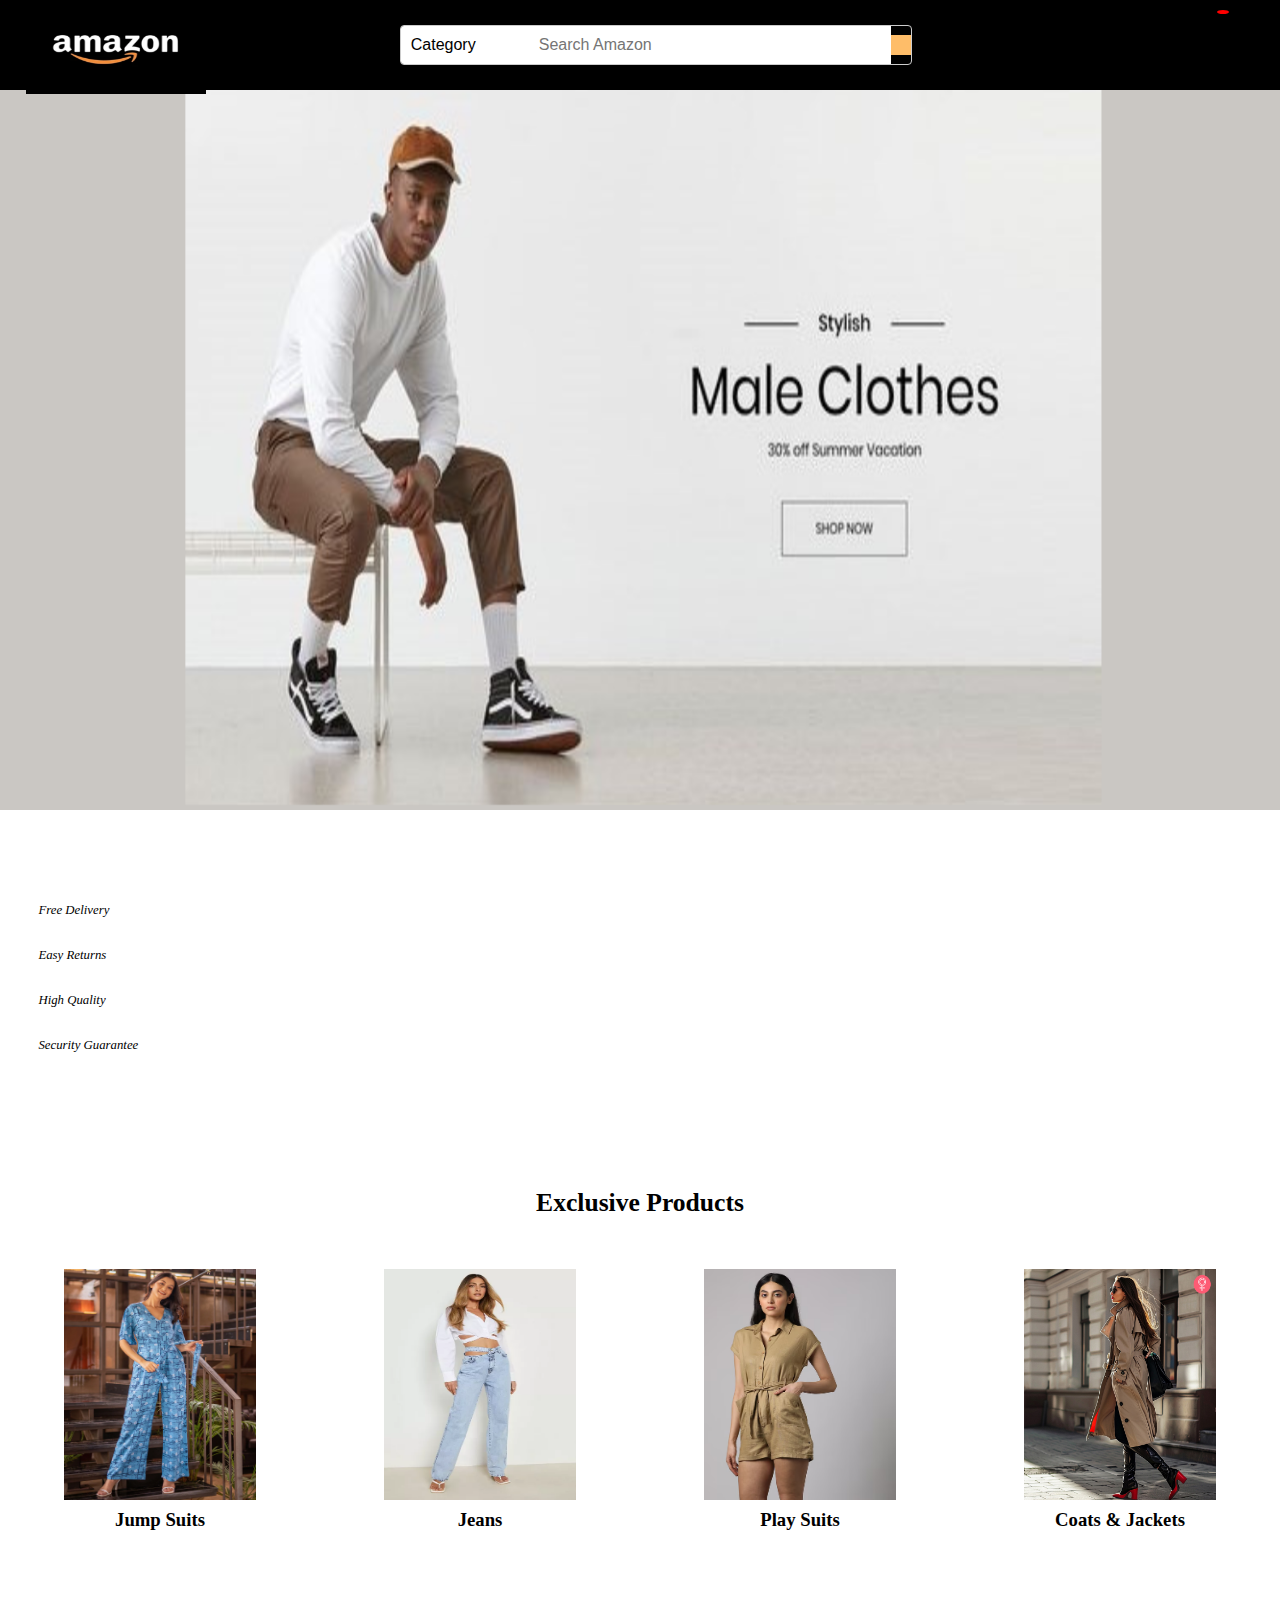
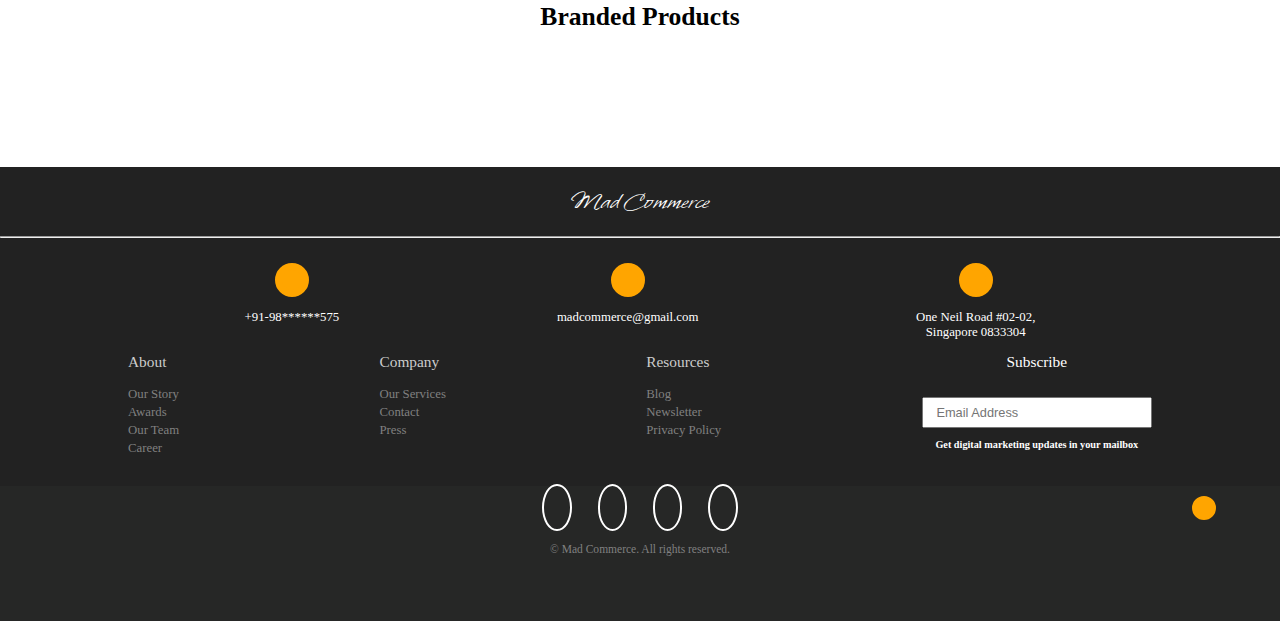
<file: index.html>
<!DOCTYPE html>
<html lang="en">

<head>
  <meta charset="UTF-8" />
  <meta name="viewport" content="width=device-width, initial-scale=1.0" />
  <title>Amazon.in</title>
  <link rel="stylesheet" href="./style.css" />
  <link rel="stylesheet" href="./media.css" />
  <link rel="stylesheet" href="https://cdnjs.cloudflare.com/ajax/libs/font-awesome/6.6.0/css/all.min.css"
    integrity="sha512-Kc323vGBEqzTmouAECnVceyQqyqdsSiqLQISBL29aUW4U/M7pSPA/gEUZQqv1cwx4OnYxTxve5UMg5GT6L4JJg=="
    crossorigin="anonymous" referrerpolicy="no-referrer" />
  <style>
    @import url("https://fonts.googleapis.com/css2?family=Lora:ital,wght@0,400..700;1,400..700&family=Whisper&display=swap");
  </style>
</head>

<body>
  <div id="container">
    <main id="main">
      <div class="logo">
        <a href="./index.html"><img src="img/Screenshot 2024-09-01 003457.png" alt=""></a>
      </div>


      <div class="search-container">
        <div class="search-bar">
          <div class="dropdown">
            <button class="dropbtn" onclick="toggleDropdown()">Category <i class="fa-solid fa-chevron-down"></i></button>
            <ul class="dropdown-content" id="categoryDropdown">
              <li><a href="./index.html">All</a></li>
              <li><a href="./Men/men.html">Men</a></li>
              <li><a href="./Jewellery/jewellery.html">Jewellery</a></li>
              <li><a href="./Electronics/electronic.html">Electronics</a></li>
              <li><a href="./Women/women.html">Women</a></li>
            </ul>
          </div>
          <input type="text" placeholder="Search Amazon" class="search-input">
          <button type="submit" class="search-button"><i class="fa-solid fa-magnifying-glass"></i></button>
        </div>
      </div>

      <div id="burger-menu" onclick="toggleNavbar()">
        <div></div>
        <div></div>
        <div></div>
      </div>

      <div class="navbar-icons">
        <a><i class="fa-solid fa-cart-shopping"></i> <span id="cart-count"></span></a>
        <a id="user-link" href="./login.html"><i class="fa-regular fa-user"></i></a>

      </div>
    </main>
  </div>

  <!-- Cart Sidebar -->
  <div id="cart-sidebar">
    <div class="cart-header">
      <h2>Your Cart</h2>
      <span id="close-cart">&times;</span>
    </div>
    <div class="cart-items">
      <!-- Cart items will be dynamically added here -->
    </div>
    <div id="cart-total">
      <h3>Total Price: Rs <span id="total-price">0</span></h3>
    </div>
  </div>

  <!-- Carousel -->
  <div class="slideshow-container">

    <div class="mySlides fade">
      <img src="./img/template 2.png" alt="template 1">
    </div>

    <div class="mySlides fade">
      <img src="./img/template 3.png" alt="template 2">
    </div>

    <div class="mySlides fade">
      <img src="./img/templete 1.png" alt="template 3">
    </div>
  </div>
  <br>

  <div style="text-align:center">
    <span class="dot" onclick="currentSlide(1)"></span>
    <span class="dot" onclick="currentSlide(2)"></span>
    <span class="dot" onclick="currentSlide(3)"></span>
  </div>
  </div>

  <!-- Services -->

  <div id="services">
    <div class="icons">

      <i class="fa-solid fa-truck-fast fa-lg">
        <p>Free Delivery</p>
      </i>

      <i class="fa-solid fa-arrow-rotate-left fa-lg">
        <p>Easy Returns</p>
      </i>

      <i class="fa-solid fa-award fa-lg">
        <p>High Quality</p>
      </i>
      <i class="fa-solid fa-shield-halved fa-lg">
        <p>Security Guarantee</p>
      </i>
    </div>
  </div>

  <div id="exclusive">
    <h4>Exclusive Products</h4>
    <div class="exp">
      <div class="product">
        <img src="./img/jump suit1.webp" alt="Jump Suits">
        <h3>Jump Suits</h4>
      </div>
      <div class="product">
        <img src="./img/jeans1.webp" alt="Jeans">
        <h3>Jeans</h4>
      </div>
      <div class="product">
        <img src="./img/play suits.avif" alt="Play Suits">
        <h3>Play Suits</h4>
      </div>
      <div class="product">
        <img src="./img/coats.jpg" alt="Coats & Jackets">
        <h3>Coats & Jackets</h3>
      </div>
    </div>
  </div>


  <!-- all Products -->
  <div id="products">
    <h4> Branded Products</h4>
    <div id="all-products"></div>
  </div>

  </main>

  <footer id="footer">
    <div class="foot">
      <p>Mad Commerce</p>
    </div>
    <hr>

    <div class="icons2">
      <div class="icon-item">
        <i class="fa-solid fa-phone fa-lg" style="color: #ffffff;"></i>
        <p>+91-98******575</p>
      </div>
      <div class="icon-item">
        <i class="fa-regular fa-envelope fa-lg" style="color: white;"></i>
        <p>madcommerce@gmail.com</p>
      </div>
      <div class="icon-item">
        <i class="fa-solid fa-location-dot fa-lg" style="color: #eff1f5;"></i>
        <p>One Neil Road #02-02,<br>Singapore 0833304</p>
      </div>
    </div>

    <div class="footer-content">
      <ul>
        <p class="ul">About</p>
        <li><a href="#">Our Story</a></li>
        <li><a href="#">Awards</a></li>
        <li><a href="#">Our Team</a></li>
        <li><a href="#">Career</a></li>
      </ul>
      <ul>
        <p class="ul">Company</p>
        <li><a href="#">Our Services</a></li>
        <li><a href="#">Contact</a></li>
        <li><a href="#">Press</a></li>
      </ul>
      <ul>
        <p class="ul">Resources</p>
        <li><a href="#">Blog</a></li>
        <li><a href="#">Newsletter</a></li>
        <li><a href="#">Privacy Policy</a></li>
      </ul>

      <div class="sub">
        <p>Subscribe</p>
        <div class="input-container">
          <input type="text" placeholder="Email Address" />
          <button type="submit">
            <i class="fa-solid fa-arrow-right fa-lg"></i>
          </button>
          <h6>Get digital marketing updates in your mailbox</h6>
        </div>
      </div>
    </div>
  </footer>

  <div id="footer2">
    <div class="for-social">
      <div class="social-icons">
        <a href="#"><i class="fa-brands fa-facebook fa-lg"></i></a>
        <a href="#"><i class="fa-brands fa-linkedin-in fa-lg"></i></a>
        <a href="#"><i class="fa-brands fa-x-twitter fa-lg"></i></a>
        <a href="#"><i class="fa-brands fa-instagram fa-lg"></i></a>
      </div>

      <a class="arrow-up" href="#main"><i class="fa-solid fa-arrow-up fa-lg"></i></a>
    </div>

    <div class="copyright">
      <p>&copy; <span id="year"></span> Mad Commerce. All rights reserved.</p>
    </div>
  </div>

  </main>
  </div>
</body>
<script src="./script.js"></script>

</html>
</file>
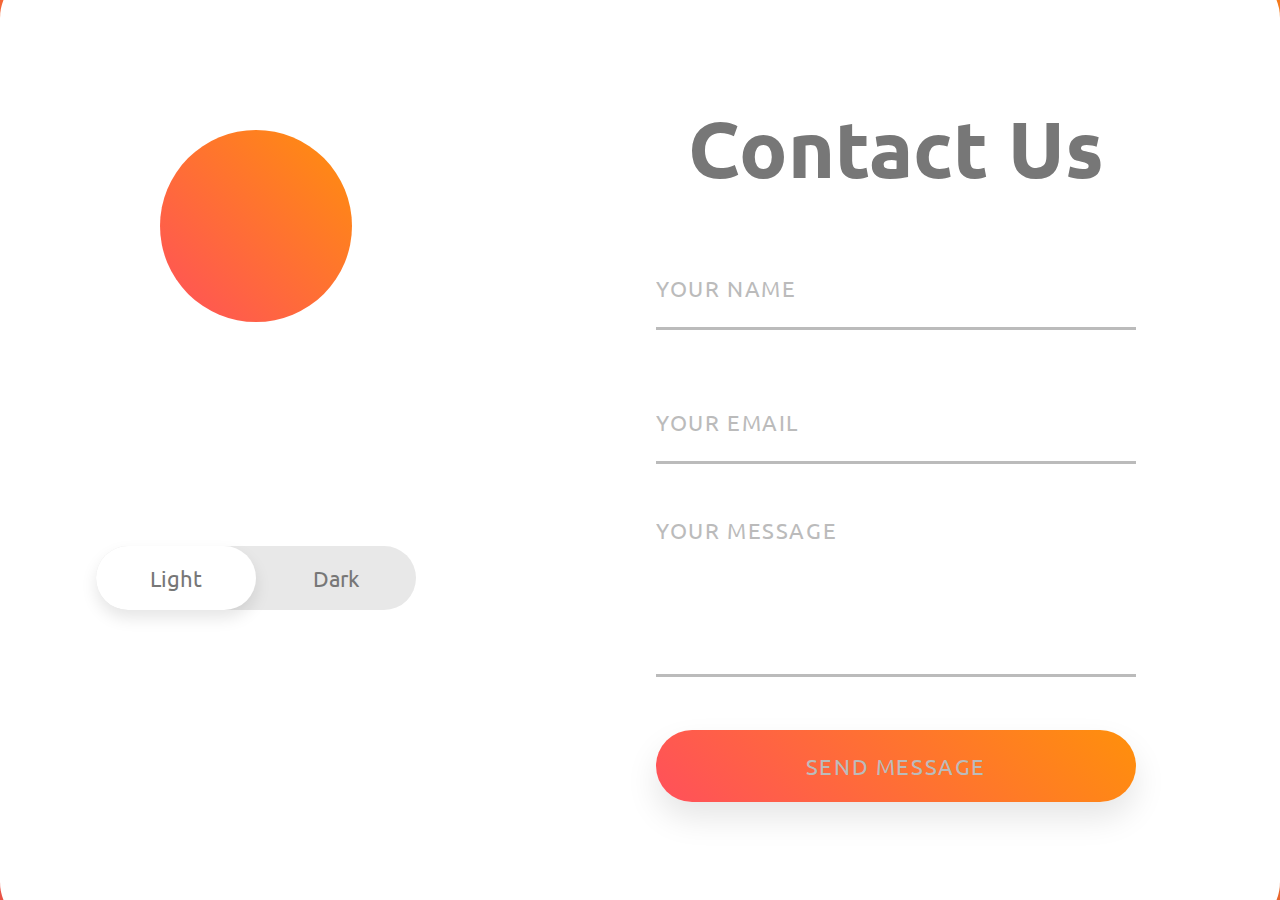
<file: Contact us/index.html>
<!DOCTYPE html>
<html lang="en">
  <head>
    <meta charset="UTF-8" />
    <meta http-equiv="X-UA-Compatible" content="IE=edge" />
    <meta name="viewport" content="width=device-width, initial-scale=1.0" />
    <title>Light | Dark Toggle Switch</title>
    <link rel="stylesheet" href="./style.css" />
    <link rel="preconnect" href="https://fonts.googleapis.com" />
    <link rel="preconnect" href="https://fonts.gstatic.com" crossorigin />
    <link
      href="https://fonts.googleapis.com/css2?family=Ubuntu:wght@300;400;500;700&display=swap"
      rel="stylesheet"
    />
  </head>
  <body>
    <!-- Contact us -->
    <div id="html"></div>
    <div class="container">
      <div class="circle-bg"></div>
      <div class="form-wrapper">
        <div class="form-wrapper-left">
          <div class="sun-moon"></div>
          <button type="button">
            <span class="bg"></span>
            <span class="light">Light</span>
            <span class="dark">Dark</span>
          </button>
        </div>
        <div class="form-wrapper-right">
          <h1>Contact Us</h1>
          <input class="field" type="text" placeholder="Your Name" />
          <input class="field" type="email" placeholder="Your Email" />
          <textarea
            class="field msg"
            type="text"
            placeholder="Your Message"
          ></textarea>
          <button type="button">Send Message</button>
        </div>
      </div>
    </div>

    <!-- Footer -->

    <script src="script.js"></script>
  </body>
</html>
</file>
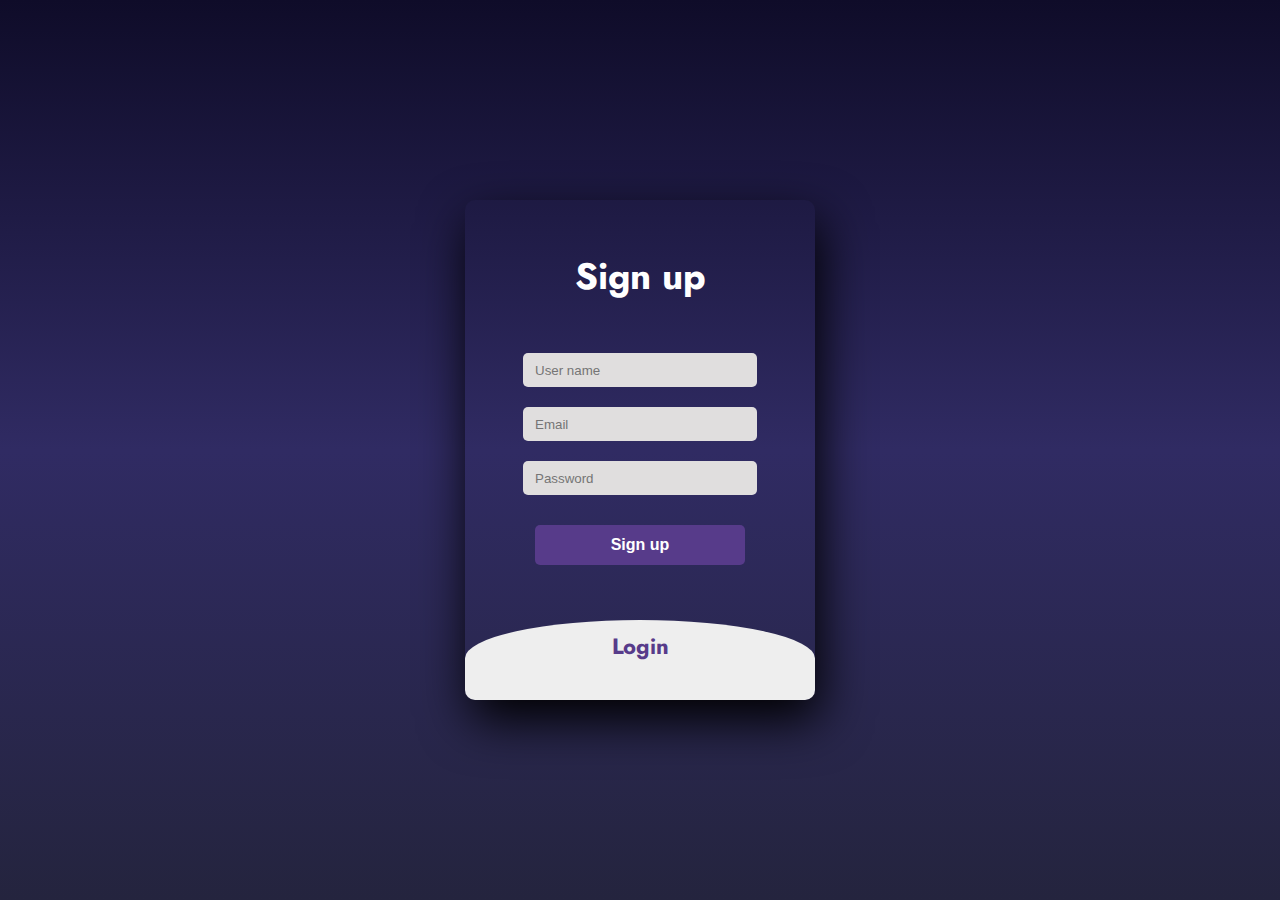
<file: login.html>
<!DOCTYPE html>
<html lang="en">
  <head>
    <meta charset="UTF-8" />
    <meta name="viewport" content="width=device-width, initial-scale=1.0" />
    <title>Sign In</title>
    <link
      href="https://fonts.googleapis.com/css2?family=Jost:wght@500&display=swap"
      rel="stylesheet"
    />
    <link rel="stylesheet" href="./login.css" />
  </head>

  <body>
    <div class="main">
      <input type="checkbox" id="chk" aria-hidden="true" />

      <div class="signup">
        <form>
          <label for="chk" aria-hidden="true">Sign up</label>
          <input type="text" name="txt" placeholder="User name" required />
          <input type="email" name="email" placeholder="Email" required />

          <input type="password" name="pswd" placeholder="Password" required=>
          <button>Sign up</button>
        </form>
      </div>

      <div class="login">
        <form>
          <label for="chk" aria-hidden="true">Login</label>
          <input type="email" name="email" placeholder="Email" required />
          <input type="password" name="pswd" placeholder="Password" required />
          <button>Login</button>
        </form>
      </div>
    </div>
  </body>
  <script src="./login.js"></script>
</html>
</file>
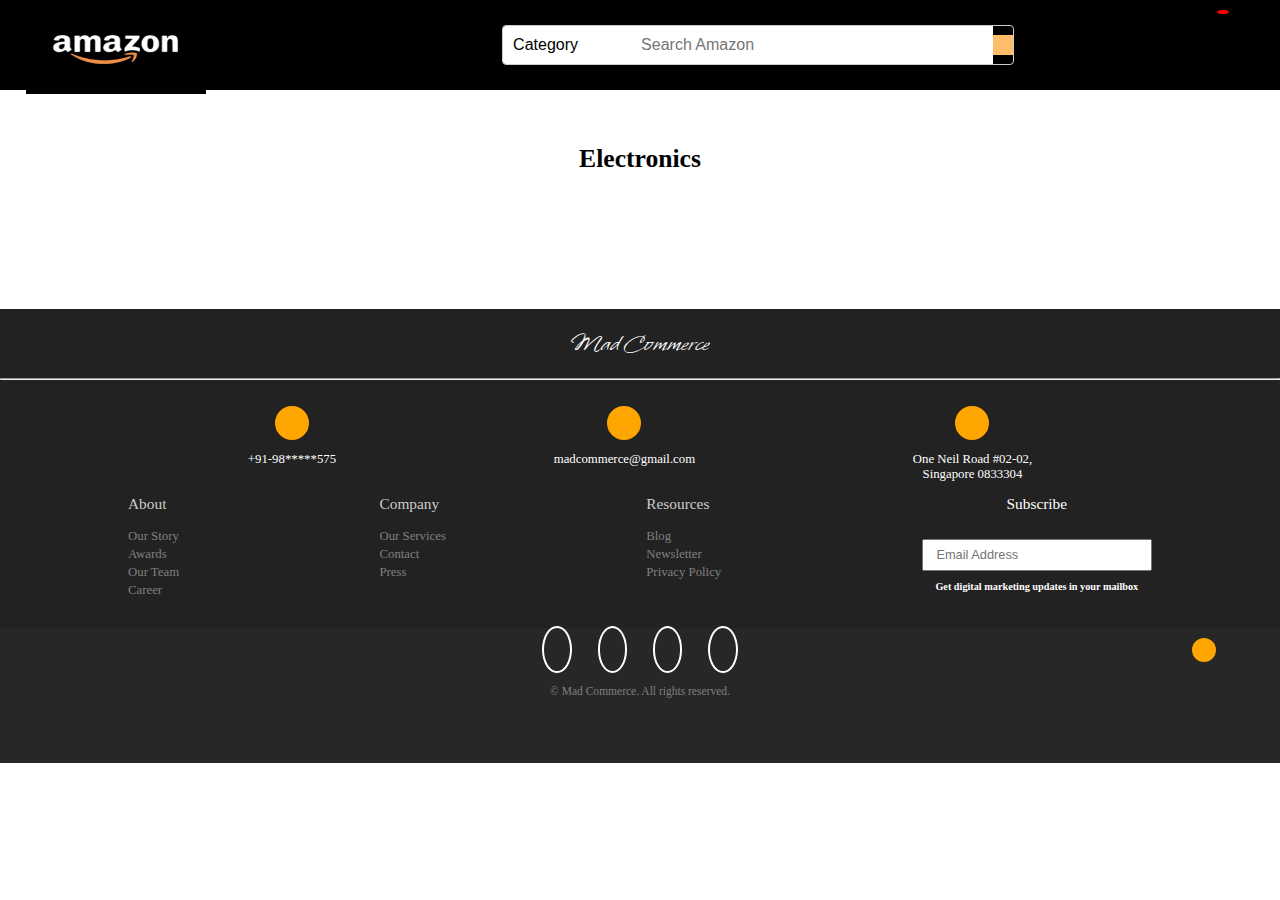
<file: Electronics/electronic.html>
<!DOCTYPE html>
<html lang="en">

<head>
  <meta charset="UTF-8" />
  <meta name="viewport" content="width=device-width, initial-scale=1.0" />
  <title>Mad Commerce</title>
</head>
<link rel="stylesheet" href="../style.css" />
<link rel="stylesheet" href="../media.css" />
<link rel="stylesheet" href="https://cdnjs.cloudflare.com/ajax/libs/font-awesome/6.6.0/css/all.min.css"
  integrity="sha512-Kc323vGBEqzTmouAECnVceyQqyqdsSiqLQISBL29aUW4U/M7pSPA/gEUZQqv1cwx4OnYxTxve5UMg5GT6L4JJg=="
  crossorigin="anonymous" referrerpolicy="no-referrer" />

<style>
  @import url("https://fonts.googleapis.com/css2?family=Lora:ital,wght@0,400..700;1,400..700&family=Whisper&display=swap");
</style>

<body>
  <div id="container">
    <main id="main">
      <div class="logo">
        <a href="../index.html"><img src="../img/Screenshot 2024-09-01 003457.png" alt="">
      </div>

      <div class="search-container">
        <div class="search-bar">
          <div class="dropdown">
            <button class="dropbtn" onclick="toggleDropdown()">Category <i class="fa-solid fa-chevron-down"></i></button>
            <ul class="dropdown-content" id="categoryDropdown">
              <li><a href="./index.html">All</a></li>
              <li><a href="./Men/men.html">Men</a></li>
              <li><a href="./Jewellery/jewellery.html">Jewellery</a></li>
              <li><a href="./Electronics/electronic.html">Electronics</a></li>
              <li><a href="./Women/women.html">Women</a></li>
            </ul>
          </div>
          <input type="text" placeholder="Search Amazon" class="search-input">
          <button type="submit" class="search-button"><i class="fa-solid fa-magnifying-glass"></i></button>
        </div>
      </div>
      <div id="burger-menu" onclick="toggleNavbar()">
        <div></div>
        <div></div>
        <div></div>
      </div>
      <div class="navbar-icons">
        <a><i class="fa-solid fa-cart-shopping"></i> <span id="cart-count"></span></a>
        <a id="user-link" href="../login.html"><i class="fa-regular fa-user"></i></a>
      </div>
    </main>
  </div>

  <!-- Cart Sidebar -->
  <div id="cart-sidebar">
    <div class="cart-header">
      <h2>Your Cart</h2>
      <span id="close-cart">&times;</span>
    </div>
    <div class="cart-items">
      <!-- Cart items will be dynamically added here -->
    </div>
  </div>


  <div id="products">
    <h4 class="category"> Electronics </h4>
    <div id="all-products"></div>
  </div>
  </main>



  <footer id="footer">
    <div class="foot">
      <p>Mad Commerce</p>
    </div>
    <hr>
    <div class="icons2">
      <div class="icon-item">
        <i class="fa-solid fa-phone fa-lg" style="color: #ffffff;"></i>
        <p>+91-98*****575</p>
      </div>
      <div class="icon-item">
        <i class="fa-regular fa-envelope fa-lg" style="color: white;"></i>
        <p>madcommerce@gmail.com</p>
      </div>
      <div class="icon-item">
        <i class="fa-solid fa-location-dot fa-lg" style="color: #eff1f5;"></i>
        <p>One Neil Road #02-02,<br>Singapore 0833304</p>
      </div>
    </div>

    <div class="footer-content">
      <ul>
        <p class="ul">About</p>
        <li><a href="#">Our Story</a></li>
        <li><a href="#">Awards</a></li>
        <li><a href="#">Our Team</a></li>
        <li><a href="#">Career</a></li>
      </ul>
      <ul>
        <p class="ul">Company</p>
        <li><a href="#">Our Services</a></li>
        <li><a href="#">Contact</a></li>
        <li><a href="#">Press</a></li>
      </ul>
      <ul>
        <p class="ul">Resources</p>
        <li><a href="#">Blog</a></li>
        <li><a href="#">Newsletter</a></li>
        <li><a href="#">Privacy Policy</a></li>
      </ul>

      <div class="sub">
        <p>Subscribe</p>
        <div class="input-container">
          <input type="text" placeholder="Email Address" />
          <button type="submit">
            <i class="fa-solid fa-arrow-right fa-lg"></i>
          </button>
          <h6>Get digital marketing updates in your mailbox</h6>
        </div>
      </div>
    </div>
  </footer>

  <div id="footer2">
    <div class="for-social">
      <div class="social-icons">
        <a href="#"><i class="fa-brands fa-facebook fa-lg"></i></a>
        <a href="#"><i class="fa-brands fa-linkedin-in fa-lg"></i></a>
        <a href="#"><i class="fa-brands fa-x-twitter fa-lg"></i></a>
        <a href="#"><i class="fa-brands fa-instagram fa-lg"></i></a>
      </div>

      <a class="arrow-up" href="#main"><i class="fa-solid fa-arrow-up fa-lg"></i></a>
    </div>

    <div class="copyright">
      <p>&copy; <span id="year"></span> Mad Commerce. All rights reserved.</p>
    </div>
  </div>

  </main>

  </div>

</body>
<script src="./electronics.js"></script>

</html>
</file>
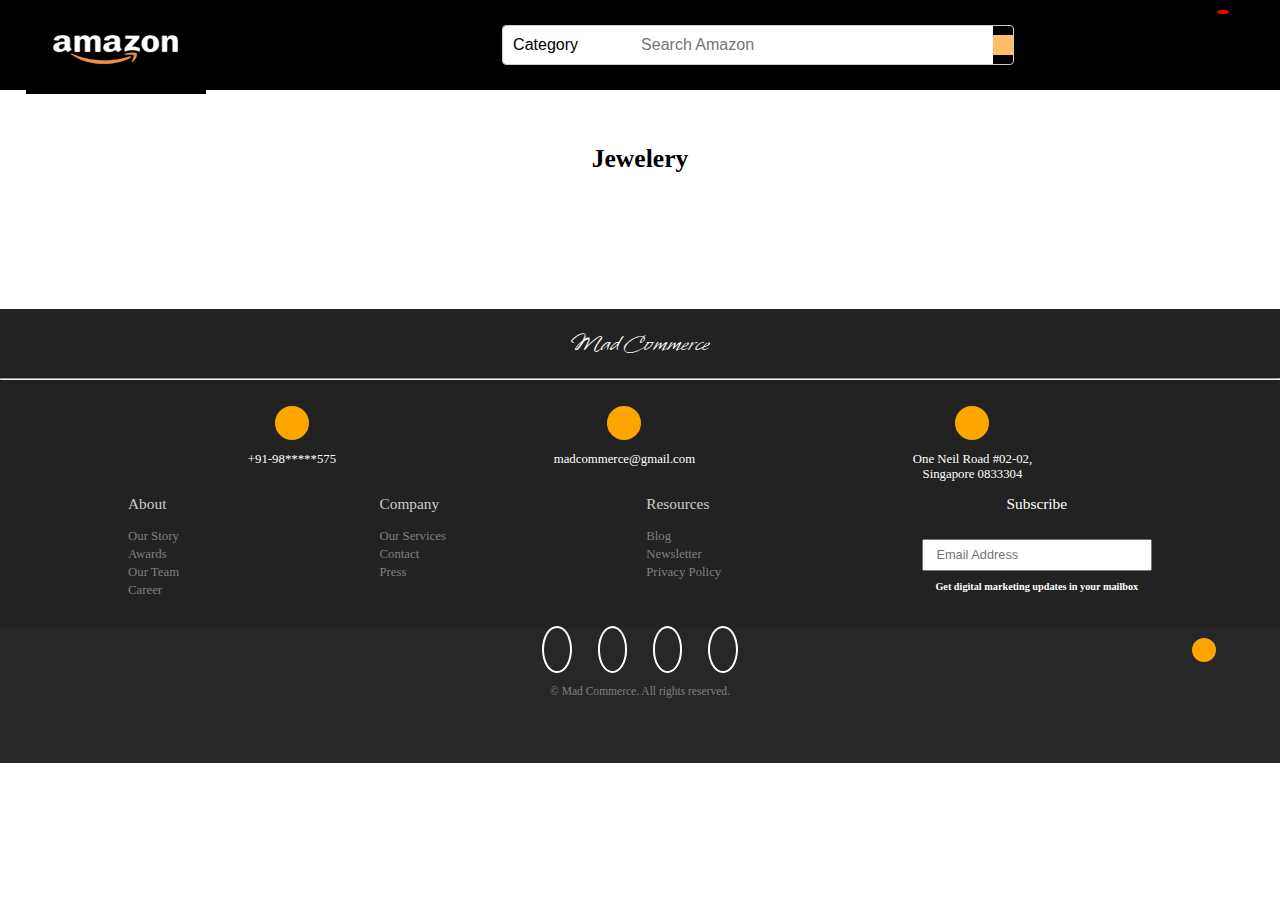
<file: Jewellery/jewellery.html>
<!DOCTYPE html>
<html lang="en">

<head>
  <meta charset="UTF-8" />
  <meta name="viewport" content="width=device-width, initial-scale=1.0" />
  <title>Mad Commerce</title>
</head>
<link rel="stylesheet" href="../style.css" />
<link rel="stylesheet" href="../media.css" />
<link rel="stylesheet" href="https://cdnjs.cloudflare.com/ajax/libs/font-awesome/6.6.0/css/all.min.css"
  integrity="sha512-Kc323vGBEqzTmouAECnVceyQqyqdsSiqLQISBL29aUW4U/M7pSPA/gEUZQqv1cwx4OnYxTxve5UMg5GT6L4JJg=="
  crossorigin="anonymous" referrerpolicy="no-referrer" />

<style>
  @import url("https://fonts.googleapis.com/css2?family=Lora:ital,wght@0,400..700;1,400..700&family=Whisper&display=swap");
</style>

<body>

  <div id="container">
    <main id="main">
      <div class="logo">
        <a href="../index.html"><img src="../img/Screenshot 2024-09-01 003457.png" alt="">
      </div>
      <div class="search-container">
        <div class="search-bar">
          <div class="dropdown">
            <button class="dropbtn" onclick="toggleDropdown()">Category</button>
            <ul class="dropdown-content" id="categoryDropdown">
              <li><a href="./index.html">All</a></li>
              <li><a href="./Men/men.html">Men</a></li>
              <li><a href="./Jewellery/jewellery.html">Jewellery</a></li>
              <li><a href="./Electronics/electronic.html">Electronics</a></li>
              <li><a href="./Women/women.html">Women</a></li>
            </ul>
          </div>
          <input type="text" placeholder="Search Amazon" class="search-input">
          <button type="submit" class="search-button"><i class="fa-solid fa-magnifying-glass"></i></button>
        </div>
      </div>
      <div id="burger-menu" onclick="toggleNavbar()">
        <div></div>
        <div></div>
        <div></div>
      </div>

      <div class="navbar-icons">
        <a><i class="fa-solid fa-cart-shopping"></i> <span id="cart-count"></span></a>
        <a id="user-link" href="../login.html"><i class="fa-regular fa-user"></i></a>
      </div>
    </main>
  </div>


  <!-- Cart Sidebar -->
  <div id="cart-sidebar">
    <div class="cart-header">
      <h2>Your Cart</h2>
      <span id="close-cart">&times;</span>
    </div>
    <div class="cart-items">
      <!-- Cart items will be dynamically added here -->
    </div>
  </div>


  <div id="products">
    <h4 class="category"> Jewelery </h4>
    <div id="all-products"></div>
  </div>
  </main>

  <footer id="footer">
    <div class="foot">
      <p>Mad Commerce</p>
    </div>
    <hr>
    <div class="icons2">
      <div class="icon-item">
        <i class="fa-solid fa-phone fa-lg" style="color: #ffffff;"></i>
        <p>+91-98*****575</p>
      </div>
      <div class="icon-item">
        <i class="fa-regular fa-envelope fa-lg" style="color: white;"></i>
        <p>madcommerce@gmail.com</p>
      </div>
      <div class="icon-item">
        <i class="fa-solid fa-location-dot fa-lg" style="color: #eff1f5;"></i>
        <p>One Neil Road #02-02,<br>Singapore 0833304</p>
      </div>
    </div>

    <div class="footer-content">
      <ul>
        <p class="ul">About</p>
        <li><a href="#">Our Story</a></li>
        <li><a href="#">Awards</a></li>
        <li><a href="#">Our Team</a></li>
        <li><a href="#">Career</a></li>
      </ul>
      <ul>
        <p class="ul">Company</p>
        <li><a href="#">Our Services</a></li>
        <li><a href="#">Contact</a></li>
        <li><a href="#">Press</a></li>
      </ul>
      <ul>
        <p class="ul">Resources</p>
        <li><a href="#">Blog</a></li>
        <li><a href="#">Newsletter</a></li>
        <li><a href="#">Privacy Policy</a></li>
      </ul>

      <div class="sub">
        <p>Subscribe</p>
        <div class="input-container">
          <input type="text" placeholder="Email Address" />
          <button type="submit">
            <i class="fa-solid fa-arrow-right fa-lg"></i>
          </button>
          <h6>Get digital marketing updates in your mailbox</h6>
        </div>
      </div>
    </div>
  </footer>

  <div id="footer2">
    <div class="for-social">
      <div class="social-icons">
        <a href="#"><i class="fa-brands fa-facebook fa-lg"></i></a>
        <a href="#"><i class="fa-brands fa-linkedin-in fa-lg"></i></a>
        <a href="#"><i class="fa-brands fa-x-twitter fa-lg"></i></a>
        <a href="#"><i class="fa-brands fa-instagram fa-lg"></i></a>
      </div>

      <a class="arrow-up" href="#main"><i class="fa-solid fa-arrow-up fa-lg"></i></a>
    </div>

    <div class="copyright">
      <p>&copy; <span id="year"></span> Mad Commerce. All rights reserved.</p>
    </div>
  </div>

  </main>

  </div>

</body>
<script src="./jewellery.js"></script>

</html>
</file>
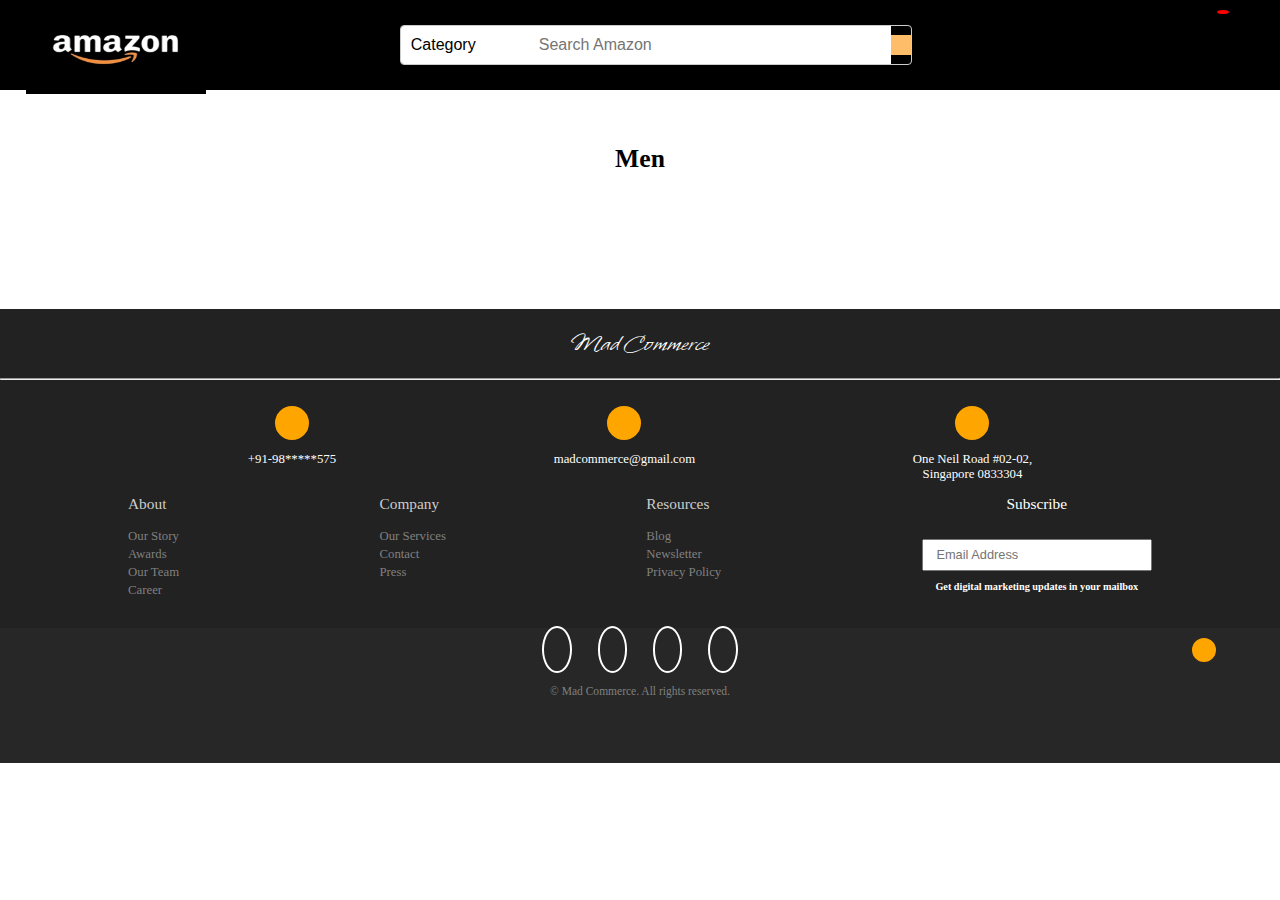
<file: Men/men.html>
<!DOCTYPE html>
<html lang="en">

<head>
  <meta charset="UTF-8" />
  <meta name="viewport" content="width=device-width, initial-scale=1.0" />
  <title>Mad Commerce</title>
</head>
<link rel="stylesheet" href="../style.css" />
<link rel="stylesheet" href="../media.css" />
<link rel="stylesheet" href="https://cdnjs.cloudflare.com/ajax/libs/font-awesome/6.6.0/css/all.min.css"
  integrity="sha512-Kc323vGBEqzTmouAECnVceyQqyqdsSiqLQISBL29aUW4U/M7pSPA/gEUZQqv1cwx4OnYxTxve5UMg5GT6L4JJg=="
  crossorigin="anonymous" referrerpolicy="no-referrer" />
<style>
  @import url("https://fonts.googleapis.com/css2?family=Lora:ital,wght@0,400..700;1,400..700&family=Whisper&display=swap");
</style>
<body>
  <div id="container">
    <main id="main">
      <div class="logo">
        <a href="../index.html"><img src="../img/Screenshot 2024-09-01 003457.png" alt=""></a>
      </div>
      <div class="search-container">
        <div class="search-bar">
          <div class="dropdown">
            <button class="dropbtn" onclick="toggleDropdown()">Category <i class="fa-solid fa-chevron-down"></i></button>
            <ul class="dropdown-content" id="categoryDropdown">
              <li><a href="../index.html">All</a></li>
              <li><a href="../Men/men.html">Men</a></li>
              <li><a href="../Jewellery/jewellery.html">Jewellery</a></li>
              <li><a href="../Electronics/electronic.html">Electronics</a></li>
              <li><a href="../Women/women.html">Women</a></li>
            </ul>
          </div>
          <input type="text" placeholder="Search Amazon" class="search-input">
          <button type="submit" class="search-button"><i class="fa-solid fa-magnifying-glass"></i></button>
        </div>
      </div>

      <div id="burger-menu" onclick="toggleNavbar()">
        <div></div>
        <div></div>
        <div></div>
      </div>

      <div class="navbar-icons">
        <a><i class="fa-solid fa-cart-shopping"></i> <span id="cart-count"></span></a>
        <a id="user-link" href="../login.html"><i class="fa-regular fa-user"></i></a>
      </div>
    </main>
  </div>
  
  <!-- Cart Sidebar -->
  <div id="cart-sidebar">
    <div class="cart-header">
      <h2>Your Cart</h2>
      <span id="close-cart">&times;</span>
    </div>
    <div class="cart-items">
      <!-- Cart items will be dynamically added here -->
    </div>
  </div>

  <div id="products">
    <h4 class="category"> Men </h4>
    <div id="all-products"></div>
  </div>
  <!-- </main> -->

  <footer id="footer">
    <div class="foot">
      <p>Mad Commerce</p>
    </div>

    <hr>

    <div class="icons2">
      <div class="icon-item">
        <i class="fa-solid fa-phone fa-lg" style="color: #ffffff;"></i>
        <p>+91-98*****575</p>
      </div>
      <div class="icon-item">
        <i class="fa-regular fa-envelope fa-lg" style="color: white;"></i>
        <p>madcommerce@gmail.com</p>
      </div>
      <div class="icon-item">
        <i class="fa-solid fa-location-dot fa-lg" style="color: #eff1f5;"></i>
        <p>One Neil Road #02-02,<br>Singapore 0833304</p>
      </div>
    </div>

    <div class="footer-content">
      <ul>
        <p class="ul">About</p>
        <li><a href="#">Our Story</a></li>
        <li><a href="#">Awards</a></li>
        <li><a href="#">Our Team</a></li>
        <li><a href="#">Career</a></li>
      </ul>
      <ul>
        <p class="ul">Company</p>
        <li><a href="#">Our Services</a></li>
        <li><a href="#">Contact</a></li>
        <li><a href="#">Press</a></li>
      </ul>
      <ul>
        <p class="ul">Resources</p>
        <li><a href="#">Blog</a></li>
        <li><a href="#">Newsletter</a></li>
        <li><a href="#">Privacy Policy</a></li>
      </ul>

      <div class="sub">
        <p>Subscribe</p>
        <div class="input-container">
          <input type="text" placeholder="Email Address" />
          <button type="submit">
            <i class="fa-solid fa-arrow-right fa-lg"></i>
          </button>
          <h6>Get digital marketing updates in your mailbox</h6>
        </div>
      </div>
    </div>
  </footer>

  <div id="footer2">
    <div class="for-social">
      <div class="social-icons">
        <a href="#"><i class="fa-brands fa-facebook fa-lg"></i></a>
        <a href="#"><i class="fa-brands fa-linkedin-in fa-lg"></i></a>
        <a href="#"><i class="fa-brands fa-x-twitter fa-lg"></i></a>
        <a href="#"><i class="fa-brands fa-instagram fa-lg"></i></a>
      </div>

      <a class="arrow-up" href="#main"><i class="fa-solid fa-arrow-up fa-lg"></i></a>
    </div>

    <div class="copyright">
      <p>&copy; <span id="year"></span> Mad Commerce. All rights reserved.</p>
    </div>
  </div>

  </main>
  </div>




</body>
<script src="./men.js"></script>

</html>
</file>
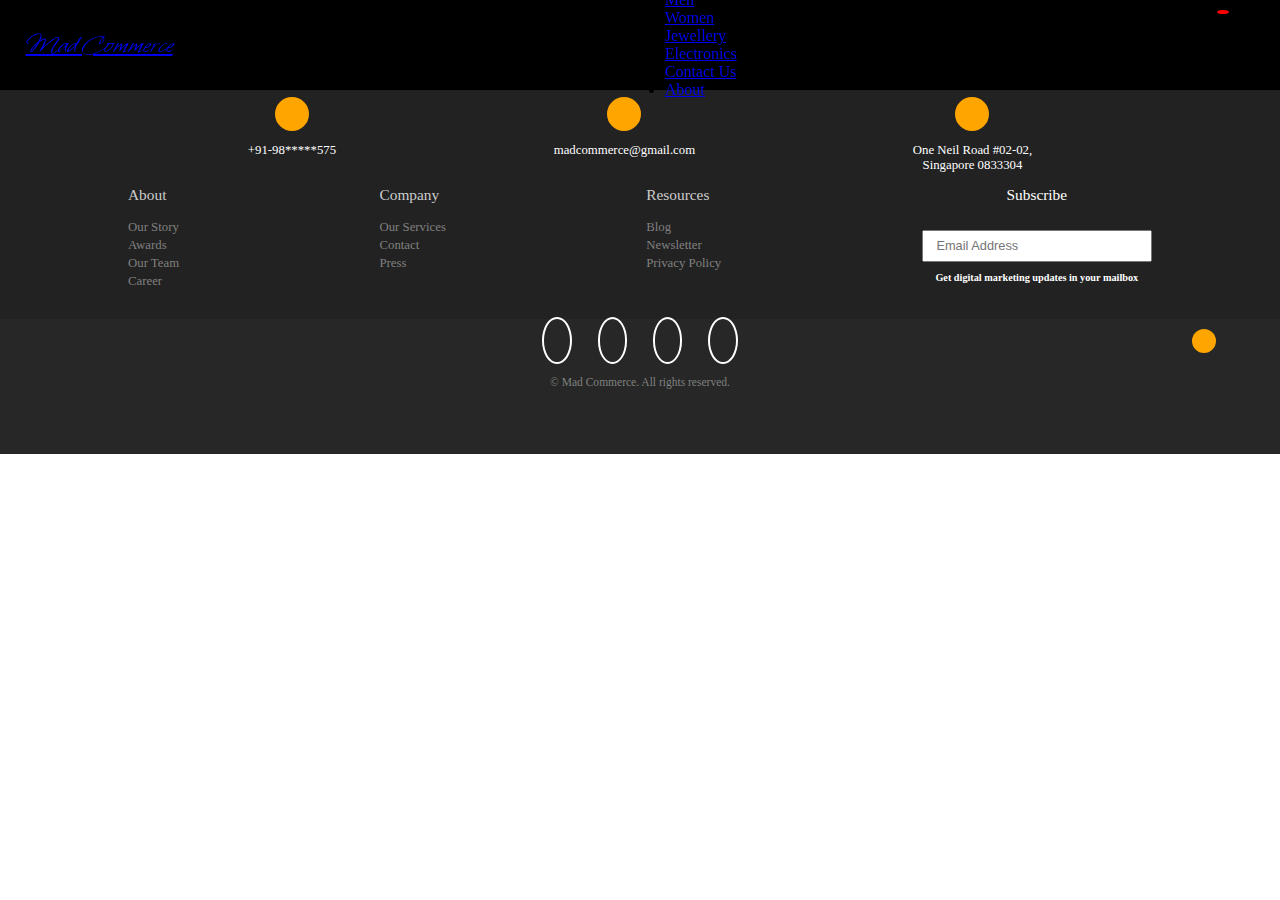
<file: Single/single.html>
<!DOCTYPE html>
<html lang="en">

<head>
    <meta charset="UTF-8" />
    <meta name="viewport" content="width=device-width, initial-scale=1.0" />
    <title>Single Page</title>
    <link rel="stylesheet" href="../style.css" />
    <link rel="stylesheet" href="https://cdnjs.cloudflare.com/ajax/libs/font-awesome/6.6.0/css/all.min.css"
        integrity="sha512-Kc323vGBEqzTmouAECnVceyQqyqdsSiqLQISBL29aUW4U/M7pSPA/gEUZQqv1cwx4OnYxTxve5UMg5GT6L4JJg=="
        crossorigin="anonymous" referrerpolicy="no-referrer" />
    <style>
        @import url("https://fonts.googleapis.com/css2?family=Lora:ital,wght@0,400..700;1,400..700&family=Whisper&display=swap");
    </style>
</head>

<body>
    <div id="container">
    <main id="main">
      <div class="logo">
        <a href="../index.html">Mad Commerce</a>
      </div>
      <div id="burger-menu" onclick="toggleNavbar()">
                <div></div>
        <div></div>
        <div></div>
      </div>
      <div id="navbar">
        <div class="nav-items">
          <ul>
            <li><a href="../Men/men.html">Men</a></li>
            <li><a href="../Women/women.html">Women</a></li>
            <li><a href="../Jewellery/jewellery.html">Jewellery</a></li>
            <li><a href="../Electronics/electronic.html">Electronics</a></li>
            <li><a href="../Contact us/contactus.html">Contact Us</a></li>
            <li><a href="#">About</a></li>
          </ul>
        </div>
      </div>
      <div class="navbar-icons">
        <a><i class="fa-solid fa-cart-shopping"></i> <span id="cart-count"></span></a>
        <a id="user-link" href="../login.html"><i class="fa-regular fa-user"></i></a>
      </div>
    </main>
  </div>

    </div>

    <!-- Cart Sidebar -->
    <div id="cart-sidebar">
        <div class="cart-header">
            <h2>Your Cart</h2>
            <span id="close-cart">&times;</span>
        </div>
        <div class="cart-items">
            <!-- Cart items will be dynamically added here -->
        </div>
    </div>

    <div class="product-details" id="product-details">
        <!-- Product details will be populated here by JavaScript -->
         <div class="product-image"></div>
         <div class="product-text"></div>

    </div>

      <footer id="footer">
    <div class="foot">
      <p>Mad Commerce</p>
    </div>
    <hr>

    <div class="icons2">
      <div class="icon-item">
        <i class="fa-solid fa-phone fa-lg" style="color: #ffffff;"></i>
        <p>+91-98*****575</p>
      </div>
      <div class="icon-item">
        <i class="fa-regular fa-envelope fa-lg" style="color: white;"></i>
        <p>madcommerce@gmail.com</p>
      </div>
      <div class="icon-item">
        <i class="fa-solid fa-location-dot fa-lg" style="color: #eff1f5;"></i>
        <p>One Neil Road #02-02,<br>Singapore 0833304</p>
      </div>
    </div>

    <div class="footer-content">
      <ul>
        <p class="ul">About</p>
        <li><a href="#">Our Story</a></li>
        <li><a href="#">Awards</a></li>
        <li><a href="#">Our Team</a></li>
        <li><a href="#">Career</a></li>
      </ul>
      <ul>
        <p class="ul">Company</p>
        <li><a href="#">Our Services</a></li>
        <li><a href="#">Contact</a></li>
        <li><a href="#">Press</a></li>
      </ul>
      <ul>
        <p class="ul">Resources</p>
        <li><a href="#">Blog</a></li>
        <li><a href="#">Newsletter</a></li>
        <li><a href="#">Privacy Policy</a></li>
      </ul>

      <div class="sub">
        <p>Subscribe</p>
        <div class="input-container">
          <input type="text" placeholder="Email Address" />
          <button type="submit">
            <i class="fa-solid fa-arrow-right fa-lg"></i>
          </button>
          <h6>Get digital marketing updates in your mailbox</h6>
        </div>
      </div>
    </div>
  </footer>

  <div id="footer2">
    <div class="for-social">
      <div class="social-icons">
        <a href="#"><i class="fa-brands fa-facebook fa-lg"></i></a>
        <a href="#"><i class="fa-brands fa-linkedin-in fa-lg"></i></a>
        <a href="#"><i class="fa-brands fa-x-twitter fa-lg"></i></a>
        <a href="#"><i class="fa-brands fa-instagram fa-lg"></i></a>
      </div>

      <a class="arrow-up" href="#main"><i class="fa-solid fa-arrow-up fa-lg"></i></a>
    </div>

    <div class="copyright">
      <p>&copy; <span id="year"></span> Mad Commerce. All rights reserved.</p>
    </div>
  </div>

 </main>
    </div>

    <script src="../script.js"></script>

</body>

</html>
</file>
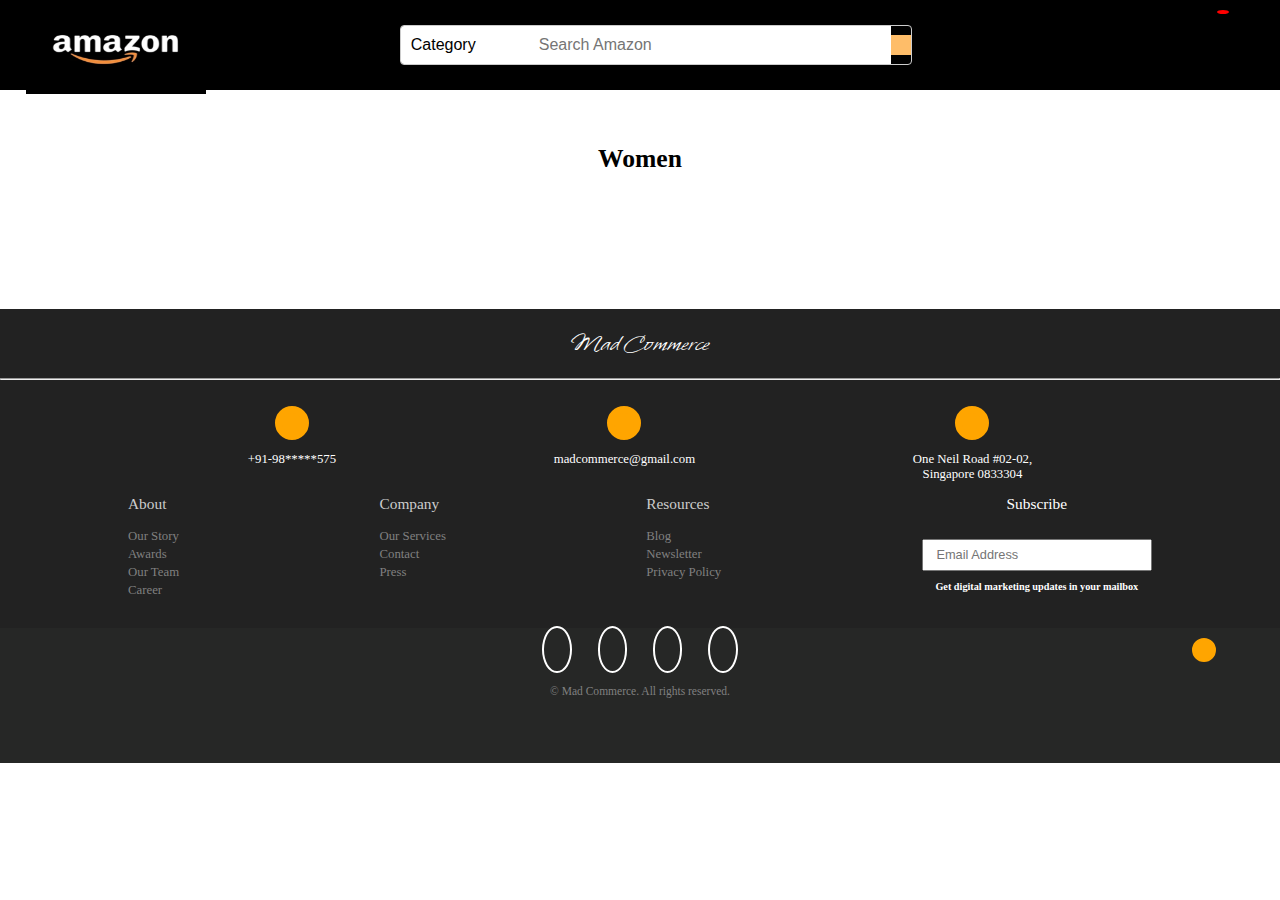
<file: Women/women.html>
<!DOCTYPE html>
<html lang="en">

<head>
  <meta charset="UTF-8" />
  <meta name="viewport" content="width=device-width, initial-scale=1.0" />
  <title>Mad Commerce</title>
</head>
<link rel="stylesheet" href="../style.css" />
<link rel="stylesheet" href="../media.css" />
<link rel="stylesheet" href="https://cdnjs.cloudflare.com/ajax/libs/font-awesome/6.6.0/css/all.min.css"
  integrity="sha512-Kc323vGBEqzTmouAECnVceyQqyqdsSiqLQISBL29aUW4U/M7pSPA/gEUZQqv1cwx4OnYxTxve5UMg5GT6L4JJg=="
  crossorigin="anonymous" referrerpolicy="no-referrer" />

<style>
  @import url("https://fonts.googleapis.com/css2?family=Lora:ital,wght@0,400..700;1,400..700&family=Whisper&display=swap");
</style>

<body>

  <div id="container">
    <main id="main">
      <div class="logo">
        <a href="../index.html"><img src="../img/Screenshot 2024-09-01 003457.png" alt=""></a>
      </div>
      <div class="search-container">
        <div class="search-bar">
          <div class="dropdown">
            <button class="dropbtn" onclick="toggleDropdown()">Category <i class="fa-solid fa-chevron-down"></i></button>
            <ul class="dropdown-content" id="categoryDropdown">
              <li><a href="./index.html">All</a></li>
              <li><a href="./Men/men.html">Men</a></li>
              <li><a href="./Jewellery/jewellery.html">Jewellery</a></li>
              <li><a href="./Electronics/electronic.html">Electronics</a></li>
              <li><a href="./Women/women.html">Women</a></li>
            </ul>
          </div>
          <input type="text" placeholder="Search Amazon" class="search-input">
          <button type="submit" class="search-button"><i class="fa-solid fa-magnifying-glass"></i></button>
        </div>
      </div>

      <div id="burger-menu" onclick="toggleNavbar()">
        <div></div>
        <div></div>
        <div></div>
      </div>

      <div class="navbar-icons">
        <a><i class="fa-solid fa-cart-shopping"></i> <span id="cart-count"></span></a>
        <a id="user-link" href="./login.html"><i class="fa-regular fa-user"></i></a>
      </div>
    </main>
  </div>
  </div>

  <!-- Cart Sidebar -->
  <div id="cart-sidebar">
    <div class="cart-header">
      <h2>Your Cart</h2>
      <span id="close-cart">&times;</span>
    </div>
    <div class="cart-items">
      <!-- Cart items will be dynamically added here -->
    </div>
  </div>

  <div id="products">
    <h4 class="category"> Women </h4>
    <div id="all-products"></div>
  </div>
  </main>
  <footer id="footer">
    <div class="foot">
      <p>Mad Commerce</p>
    </div>
    <hr>

    <div class="icons2">
      <div class="icon-item">
        <i class="fa-solid fa-phone fa-lg" style="color: #ffffff;"></i>
        <p>+91-98*****575</p>
      </div>
      <div class="icon-item">
        <i class="fa-regular fa-envelope fa-lg" style="color: white;"></i>
        <p>madcommerce@gmail.com</p>
      </div>
      <div class="icon-item">
        <i class="fa-solid fa-location-dot fa-lg" style="color: #eff1f5;"></i>
        <p>One Neil Road #02-02,<br>Singapore 0833304</p>
      </div>
    </div>

    <div class="footer-content">
      <ul>
        <p class="ul">About</p>
        <li><a href="#">Our Story</a></li>
        <li><a href="#">Awards</a></li>
        <li><a href="#">Our Team</a></li>
        <li><a href="#">Career</a></li>
      </ul>
      <ul>
        <p class="ul">Company</p>
        <li><a href="#">Our Services</a></li>
        <li><a href="#">Contact</a></li>
        <li><a href="#">Press</a></li>
      </ul>
      <ul>
        <p class="ul">Resources</p>
        <li><a href="#">Blog</a></li>
        <li><a href="#">Newsletter</a></li>
        <li><a href="#">Privacy Policy</a></li>
      </ul>

      <div class="sub">
        <p>Subscribe</p>
        <div class="input-container">
          <input type="text" placeholder="Email Address" />
          <button type="submit">
            <i class="fa-solid fa-arrow-right fa-lg"></i>
          </button>
          <h6>Get digital marketing updates in your mailbox</h6>
        </div>
      </div>
    </div>
  </footer>

  <div id="footer2">
    <div class="for-social">
      <div class="social-icons">
        <a href="#"><i class="fa-brands fa-facebook fa-lg"></i></a>
        <a href="#"><i class="fa-brands fa-linkedin-in fa-lg"></i></a>
        <a href="#"><i class="fa-brands fa-x-twitter fa-lg"></i></a>
        <a href="#"><i class="fa-brands fa-instagram fa-lg"></i></a>
      </div>

      <a class="arrow-up" href="#main"><i class="fa-solid fa-arrow-up fa-lg"></i></a>
    </div>

    <div class="copyright">
      <p>&copy; <span id="year"></span> Mad Commerce. All rights reserved.</p>
    </div>
  </div>

  </main>
  </div>
</body>
<script src="./women.js"></script>

</html>
</file>
<file: style.css>
* {
    margin: 0;
    padding: 0;
    box-sizing: border-box;
    scroll-behavior: smooth;
}

#container {
    display: flex;
    flex-direction: column;
    overflow: hidden;
}

#main {
    display: flex;
    justify-content: space-between;
    align-items: center;
    padding: 1% 2%;
    /* background-color: #232f3f; */
    background-color: black;
    position: fixed;
    width: 100%;
    z-index: 999;
    height: 10%;
}

/* Navbar  */
.logo {
    font-family: "Whisper", cursive;
    color: white;
    font-size: 2.2vw;
}

.logo img {
    height: 12vh;
    width: 20vh;
    text-decoration: none;
    margin-top: 10%;
    height: 10vh;
    color: white;
    left: -10vh;

}

/* navbar  */
/* General container styling */
.search-container {
    display: flex;
    justify-content: center;
    padding: 10px;
    margin-left: -10%;
}

.search-container .dropbtn{
    width: 10vw;
}


/* Search bar structure */
.search-bar {
    display: flex;
    align-items: center;
    border: 1px solid #ccc;
    border-radius: 4px;
    overflow: hidden;
    width: 40vw;
}

/* Dropdown inside search bar */
.category-select {
    background-color: #f0f0f0;
    border: none;
    padding: 10px;
    font-size: 16px;
    cursor: pointer;
    outline: none;
}

/* Input styling */

.search-input {
    width: 50vw;
    flex: 1;
    padding: 10px;
    border: none;
    font-size: 16px;
    outline: none;
}

/* Search button styling */
.search-button {
    background-color: #febd69;
    color: white;
    padding: 10px;
    font-size: 16px;
    border: none;
    cursor: pointer;
}

.search-button i {
    font-size: 16px;
}

/* Hover effect for search button */
.search-button:hover {
    background-color: #45a049;
}



#burger-menu {
    display: none;
    flex-direction: column;
    justify-content: space-between;
    width: 30px;
    height: 21px;
    cursor: pointer;
}

#burger-menu div {
    width: 100%;
    height: 3px;
    background-color: white;
}

/*  Cart Secion */
#cart-count {
    position: absolute;
    top: 10px;
    right: 4%;
    color: white;
    background-color: red;
    border-radius: 50%;
    padding: 2px 6px;
    font-size: 0.8rem;
    font-weight: bold;
}

#cart-sidebar {
    position: fixed;
    top: 0;
    right: -50%;
    width: 40%;
    height: 100%;
    background-color: white;
    box-shadow: -3px 0 5px rgba(0, 0, 0, 0.2);
    z-index: 1000;
    overflow-y: auto;
    transition: right 0.3s ease-in-out;
    padding: 2vw;
}

#cart-sidebar.active {
    right: 0;
}

.cart-header {
    display: flex;
    justify-content: space-between;
    align-items: center;
    padding-bottom: 1vw;
    border-bottom: 1px solid #ccc;
}

.cart-header h2 {
    font-size: 2vw;
}

#close-cart {
    font-size: 2vw;
    cursor: pointer;
}

.cart-items {
    margin-top: 2vw;
}

.cart-item {
    display: flex;
    align-items: center;
    margin-bottom: 1vw;
}

.cart-item img {
    margin-right: 1vw;
}

#cart-total {
    display: flex;
    justify-content: center;
    align-items: center;
    padding-top: 70%;
}

#cart-total h3 {
    text-align: center;
    /* Center the text inside the h3 element */
}

.dltitem {
    font-size: 1vw;
    background-color: #ff4d4d;
    color: white;
    border: none;
    padding: 5px 10px;
    cursor: pointer;
    border-radius: 5px;
}

.navbar-icons {
    display: flex;
    gap: 2vw;
}

.navbar-icons a {
    color: white;
}

/* Services */
#services {
    display: flex;
    align-items: center;
    padding: 15vh 0;
}

.icons i {
    font-size: 2vw;
    padding-left: 10vw;
}

.icons i p {
    padding-left: 3vw;
    font-size: 1vw;
}

#exclusive {
    text-align: center;
}

#exclusive h4 {
    font-size: 2vw;
    padding-bottom: 2%;
}


.exp {
    display: flex;
    justify-content: space-around;
}

/* Exclusive Products */

.product h3 {
    padding-top: 5%;
}

#all-products h2{
    font-size: 1.5vw;
}


#all-products p{
    font-size: 1.5vw;
}

.product {
    display: flex;
    flex-direction: column;
    align-items: center;
    padding: 2%;
}

.product img {
    width: 15vw;
    height: 18vw;
}

.product h4 {
    padding: 2vw;
    font-size: 1.2vw !important;
}

#products h4 {
    font-size: 2vw;
    margin-top: 5vh;
    text-align: center;
}

.category {
    font-size: 2vw;
    margin-top: 16vh !important;
    text-align: center;

}

/* for rating star */
.star {
    color: orange;
}

/* All API Products */

#all-products {
    display: flex;
    flex-wrap: wrap;
    justify-content: space-between;
    width: 80%;
    margin: 0 auto;
    padding-top: 10vh;
    padding-bottom: 5vh;
}

.addtocartbtn {
    cursor: pointer;
    background-color: #000000;
    color: white;
    padding: 0.5vw;
    font-size: 1vw;
    margin-bottom: 1vw;
}

.product-image img {
    height: 20%;
}

.product-items {
    flex-basis: 31%;
    margin-bottom: 5%;
    border: 1px solid black;
    text-align: center;
    transition: all 0.5s;
}

.product-items:hover {
    background-color: #808080;
}

.product-items img {
    padding: 1vw;
    width: 50%;
    height: 20vh;

}

.product-items p,
.product-items h2 {
    padding: 0.2vw;
    font-size: 1.2vw;
}


/* Footer */

#footer {
    background-color: #222222;
    width: 100%;
    height: 40%;
    /* Set the desired height */
    display: flex;
    /* Flexbox helps manage child elements */
    flex-direction: column;

}

.foot p {
    color: white;
    text-align: center;
    font-family: "Whisper", cursive;
    font-size: 2vw;
    padding: 2vh;
}

.icons2 {
    display: flex;
    justify-content: center;
    gap: 15%;
    padding-top: 2vw;
}

.icon-item {
    display: flex;
    flex-direction: column;
    align-items: center;
    text-align: center;
}

.icons2 i {
    font-size: 2vw;
    border: 7px solid orange;
    border-radius: 50%;
    padding: 10px;
    background-color: orange;
}

.icons2 p {
    padding: 1vw;
    color: white;
    font-size: 1vw;
}

.footer-content {
    display: flex;
    justify-content: space-between;
    padding: 0 10%;
    gap: 5vw;
}

.ul {

    font-size: 1.2vw;
    color: #ccc;
    padding-bottom: 1vw;
}

.footer-content li {
    text-decoration: none;
    list-style: none;
}

.footer-content a {
    color: #808080;
    text-decoration: none;
    list-style: none;
    font-size: 1vw;
    cursor: pointer;
}

.sub p {
    color: white;
    font-size: 1.2vw;
    padding-bottom: 2vw;
    text-align: center;
}


.input-container {
    position: relative;
    width: 18vw;
    /* Adjust the width as needed */
}

.input-container input {
    width: 100%;
    padding-right: 3vw;
    /* Ensure enough padding on the right for the button */
    padding-left: 1vw;
    padding-top: 0.5vw;
    padding-bottom: 0.5vw;
    font-size: 1vw;
    box-sizing: border-box;
}

.input-container button {
    position: absolute;
    right: 0;
    top: 20%;
    transform: translateY(-50%);
    background: none;
    border: none;
    padding: 0 1vw;
    cursor: pointer;
}

.input-container button i {
    font-size: 1.2vw;
    color: black;
    padding-top: 1.2vh;
}

h6 {
    color: white;
    text-align: center;
    font-size: 0.8vw;
    padding-top: 1.2vh;
    padding-bottom: 4vh;
}

#footer2 {
    background-color: #262726;
    height: 15vh;
}

.for-social {
    display: flex;
    align-items: center;
    justify-content: center;
    padding: 1vw 5%;
}

.social-icons {
    display: flex;
    justify-content: center;
    gap: 2vw;
}

.social-icons i {
    color: white;
    cursor: pointer;
    border-radius: 50%;
    border: 2px solid white;
    padding: 1vw;
    background-color: #262726;
}

.arrow-up {
    position: absolute;
    right: 5%;
    cursor: pointer;
    font-size: 1vw;
    padding: 0.8vw;
    color: white;
    border-radius: 50%;
    border: 2px solid orange;
    align-items: center;
    justify-content: center;
    background-color: orange;
}

.copyright {
    color: #808080;
    font-size: 0.9vw;
    padding: 1vw;
    text-align: center;
}


/* Contact Us */

#phone {
    overflow: hidden;
}

.contact {
    z-index: 1;
    position: relative;
    align-items: center;
    display: flex;
    height: 100vh;
    background-color: #112d42;
}

.contact::before {
    content: '';
    position: absolute;
    top: 0;
    left: 0;
    width: 50vw;
    height: 100vh;
    background: #03a9f4;
}

.container {
    position: relative;
    min-width: 1100px;
    min-height: 550px;
    display: flex;
    z-index: 1000;
}

.contactinfo {
    position: absolute;
    top: 7vw;
    width: 25vw;
    height: 50vh;
    margin-left: 165px;
    height: calc(70% - 80px);
    background: #0f3959;
    z-index: 1;
    padding: 40px;
    display: flex;
    flex-direction: column;
    justify-content: space-between;
    box-shadow: 0 20px 20px rgba(0, 0, 0, 0.2);
}

.contactinfo h2 {
    color: white;
    font-size: 24px;
    font-weight: 500;
}

.info {
    position: relative;
    list-style: none;
}

.info li {
    position: relative;
    list-style: none;
    display: flex;
    margin: 20px 0;
    cursor: pointer;
    align-items: flex-start;
}

.info li span {
    font-family: 'Ubuntu', sans-serif;
}

.contact .container .contactinfo .info li span:nth-child(1) {
    width: 30px;
    min-width: 30px;
}

.contact .container .contactinfo .info li span:nth-child(1) img {
    max-width: 100%;
    filter: invert(1);
    opacity: 0.5;
}

.contact .container .contactinfo .info li span:nth-child(2) {
    color: white;
    margin-left: 10px;
    font-weight: 300;
}

.contact .container .contactinfo .info li:hover span:nth-child(1) img,
.contact .container .contactinfo .info li:hover span:nth-child(2) {
    opacity: 1;
}

.contactForm2 {
    position: absolute;
    padding: 68px 82px;
    background: white;
    margin-left: 335px;
    top: 5vh;
    padding-left: 250px;
    width: 90%;
    height: 100%;
    box-shadow: 0 50px 50px rgba(0, 0, 0, 0.5);


}

.contactForm2 h2 {
    color: #0f3959;
    margin-left: 50px;
    font-size: 24px;
    font-weight: 500;
}

.contactForm2 .formBox {
    position: relative;
    display: flex;
    justify-content: space-between;
    flex-wrap: wrap;
    margin-left: 50px;
    padding-top: 30px;
}

.contactForm2 .formBox .inputBox {
    position: 0 0 35px 0;
    padding-top: 5px;
}

.contactForm2 .formBox .inputBox.w50 {
    width: 47%;
}

.contact .container .contactForm2 .formBox .inputBox.w100 {
    width: 100%;
}

.contact .container .contactForm2 .formBox .inputBox input,
.contact .container .contactForm2 .formBox .inputBox textarea {
    width: 100% !important;
    padding: 5px 0;
    resize: none;
    font-size: 18px;
    font-weight: 300;
    color: #333;
    border: none;
    border-bottom: 1px solid #777;
    outline: none;
}

.contact .container .contactForm2 .formBox .inputBox textarea {
    min-height: 70px;
}

.contact .container .contactForm2 .formBox .inputBox span {
    position: relative;
    left: 0;
    padding: 5px 0;
    font-size: 18px;
    font-weight: 300;
    font-family: 'Ubuntu', sans-serif;
    color: #333;
    transition: 0.3s;
    pointer-events: none;
}

.contact .container .contactForm2 .formBox .inputBox input:focus~span,
.contact .container .contactForm2 .formBox .inputBox textarea:focus~span,
.contact .container .contactForm2 .formBox .inputBox input:valid~span,
.contact .container .contactForm2 .formBox .inputBox textarea:valid~span {
    transform: translateY(-20px);
    font-size: 12px;
    font-weight: 400;
    letter-spacing: 1px;
    color: #ff568c;
}

.contact .container .contactForm2 .formBox .inputBox input[type="submit"] {
    position: relative;
    cursor: pointer;
    background: #0f3959;
    color: white;
    border: none;
    max-width: 100px;
    padding: 10px;
}

.contact .container .contactForm2 .formBox .inputBox input[type="submit"]:hover {
    background: #ff568c;
}




/* Single Product */
.product-details {
    display: flex;
    justify-content: center;
    align-items: center;
    cursor: pointer;
    flex-direction: column;
}

.product-details img {
    width: 40%;
    transform: scale(0.5);

}

.product-details h2 {
    font-size: 1.5vw;
    padding-bottom: 2%;

}

.product-details p {
    padding: 0 5vw;
    font-size: 1.2vw;
    padding-bottom: 1vw;
}

.product-details button {

    position: relative;
    top: 0;
    left: 0;
    font-size: 1.5vw;
}


#cart-total h3 {
    font-size: 2vw;
}


/* Contact Us */

.contact {
    z-index: 1;
    position: relative;
    align-items: center;
    display: flex;
    min-height: 100vh;
    background-color: #112d42;
}

.contact::before {
    content: '';
    position: absolute;
    top: 0;
    left: 0;
    width: 50%;
    height: 100%;
    background: #03a9f4;

}

.contact .container {
    position: relative;
    min-width: 1100px;
    min-height: 550px;
    display: flex;
    z-index: 1000;
}

.contact .container .contactinfo {
    position: relative;
    top: 18vh;
    width: 350px;
    margin-left: 165px;
    height: 60%;
    background: #0f3959;
    z-index: 1;
    padding: 40px;
    display: flex;
    flex-direction: column;
    justify-content: space-between;
    box-shadow: 0 20px 20px rgba(0, 0, 0, 0.2);
}

.contact .container .contactinfo h2 {
    color: white;
    font-size: 24px;
    font-weight: 500;
}

.contact .container .contactinfo .info {
    position: relative;
    list-style: none;
}

.contact .container .contactinfo .info li {
    position: relative;
    list-style: none;
    display: flex;
    margin: 20px 0;
    cursor: pointer;
    align-items: flex-start;
}

.contact .container .contactinfo .info li span {
    font-family: 'Ubuntu', sans-serif;
}

.contact .container .contactinfo .info li span:nth-child(1) {
    width: 30px;
    min-width: 30px;
}

.contact .container .contactinfo .info li span:nth-child(1) img {
    max-width: 100%;
    filter: invert(1);
    opacity: 0.5;
}

.contact .container .contactinfo .info li span:nth-child(2) {
    color: white;
    margin-left: 10px;
    font-weight: 300;
}

.contact .container .contactinfo .info li:hover span:nth-child(1) img,
.contact .container .contactinfo .info li:hover span:nth-child(2) {
    opacity: 1;
}

.contact .container .contactinfo .social {
    position: relative;
    display: flex;
}

.contact .container .contactinfo .social li {
    list-style: none;
    margin-right: 15px;
}

.contact .container .contactinfo .social li a {
    text-decoration: none;
}

.contact .container .contactinfo .social li a img {
    filter: invert(1);
    opacity: 0.5;
}

.contact .container .contactinfo .social li:hover a img {
    opacity: 1;
}

.contactForm {
    position: absolute;
    padding: 68px 82px;
    background: white;
    margin-left: 335px;
    top: 10%;
    padding-left: 25%;
    width: 90%;
    height: 90%;
    box-shadow: 0 50px 50px rgba(0, 0, 0, 0.5);
}

.contactForm h2 {
    color: #0f3959;
    margin-left: 50px;
    font-size: 24px;
    font-weight: 500;
}

.contactForm .formBox {
    position: relative;
    display: flex;
    justify-content: space-between;
    flex-wrap: wrap;
    margin-left: 50px;
    padding-top: 30px;
}

.contact .container .contactForm .formBox .inputBox {
    position: 0 0 35px 0;
    padding-top: 5px;
}

.contact .container .contactForm .formBox .inputBox.w50 {
    width: 47%;
}

.contact .container .contactForm .formBox .inputBox.w100 {
    width: 100%;
}

.contact .container .contactForm .formBox .inputBox input,
.contact .container .contactForm .formBox .inputBox textarea {
    width: 100% !important;
    padding: 5px 0;
    resize: none;
    font-size: 18px;
    font-weight: 300;
    color: #333;
    border: none;
    border-bottom: 1px solid #777;
    outline: none;
}

.inputBox textarea {
    min-height: 70px;
}

.inputBox span {
    position: relative;
    left: 0;
    padding: 5px 0;
    font-size: 18px;
    font-weight: 300;
    font-family: 'Ubuntu', sans-serif;
    color: #333;
    transition: 0.3s;
    pointer-events: none;
}

.contact .container .contactForm .formBox .inputBox input:focus~span,
.contact .container .contactForm .formBox .inputBox textarea:focus~span,
.contact .container .contactForm .formBox .inputBox input:valid~span,
.contact .container .contactForm .formBox .inputBox textarea:valid~span {
    transform: translateY(-20px);
    font-size: 12px;
    font-weight: 400;
    letter-spacing: 1px;
    color: #ff568c;
}

.contact .container .contactForm .formBox .inputBox input[type="submit"] {
    position: relative;
    cursor: pointer;
    background: #0f3959;
    color: white;
    border: none;
    width: 50vw;
    padding: 10px;
}

/* Carousel */
.mySlides {
    display: none;
}

.mySlides img {
    padding-top: 4%;
    width: 100%;
    height: 90vh;
    vertical-align: middle;
}

.slideshow-container {
    /* max-width: 100%; */
    height: 80vh;
    position: relative;
}


/* Dropdown Button */
.dropbtn {
    background-color: white;
    color: black;
    padding: 10px;
    font-size: 16px;
    border: none;
    cursor: pointer;
    width: 7vw;
    text-align: left;
}

/* Dropdown Content (Hidden by Default) */
.dropdown-content {
    display: none;
    position: absolute;
    background-color: #f9f9f9;
    min-width: 200px;
    box-shadow: 0px 8px 16px rgba(0, 0, 0, 0.2);
    z-index: 1;
    list-style-type: none;
    padding: 0;
    margin: 0;
    border: 1px solid #ddd;
}

/* Dropdown Links */
.dropdown-content li {
    padding: 12px 16px;
}

.dropdown-content li a {
    text-decoration: none;
    color: black;
    display: block;
}

.dropdown-content li:hover {
    background-color: #ddd;
}

/* Show the dropdown menu on button click */
.show {
    display: block;
}
</file>
<file: media.css>
@media screen and (max-width: 600px) {


     .logo a {
         font-size: 6vw;
     }

     .nav-items li {
         display: block;
     }

     .navbar-icons a {
         font-size: 4vw;
         padding: 2vw;
     }

     #cart-count {
         position: relative;
         top: -2vh;
         left: 1vw;
     }

     #user-link {
         padding-right: 15vw;
     }

     #services {
         margin-top: -20%;
     }

     .icons {
         padding-left: 10%;
         display: grid;
         grid-template-columns: repeat(2, 1fr);
         /* Creates two columns of equal width */
         grid-template-rows: repeat(2, auto);
         /* Creates two rows with automatic height based on content */
         gap: 20px;
         /* Optional: adds spacing between grid items */
     }

     .icons p {
         font-size: 2vw !important;
     }

     #exclusive {
         margin-top: -10%;
     }

     #exclusive h4 {
         font-size: 5vw !important;
     }

     .product img {
         height: 20vh;
         width: 20vw;
     }

     #exclusive h3 {
         padding-top: 2vh;
         font-size: 3vw !important;
     }

     #products h4 {
         font-size: 5vw;
     }

     #all-products {
         margin-top: -8%;
     }

     .product-details-content h2 {
         font-size: 3.2vw;
     }

     .product-details-content p {
         font-size: 3vw;
     }

     .product-details-content span {
         color: orange;
     }

     .addtocartbtn {
         font-size: 3vw;
     }

     #footer {
         margin-top: 0;
         /* Remove the negative margin */
         position: relative;
         /* Ensure the footer is relative to other content */
         padding-bottom: 10vh;
         /* Add padding to ensure content pushes the footer down */
     }

     .foot p {
         font-size: 5vw;
     }

     .icon-item i {
         font-size: 4vw;
     }

     .icon-item p {
         font-size: 2vw;
     }

     .footer-content p {
         padding-top: 4vh;
         font-size: 3vw;
     }

     .footer-content a {
         font-size: 2.5vw;
     }

     .sub p {
         padding-left: 6vw;
     }

     .input-container input {
         font-size: 3vw;
         width: 25vw;
     }

     .input-container button i {
         position: relative;
         left: 7vw;
         top: 0.8vh;
         font-size: 3vw;
     }

     h6 {
         display: none;
     }

     #footer2 {
         height: auto;
     }

     .for-social {
         padding-top: 5%;
     }

     .arrow-up {
         font-size: 3vw;
         padding: 2%;
     }

     .social-icons i {
         width: 6vw;
         height: 5vw;
         padding: 1vw;
         font-size: 4vw;
         color: white;
         border-radius: 50%;
         justify-content: center;
         display: flex;
         align-items: center;
     }

     .copyright {
         font-size: 2.5vw;
     }

     .nav-items {
         position: fixed;
         top: 6%;
         right: -100%;
         height: 100vh;
         width: 80%;
         background-color: rgba(0, 0, 0, 0.8);
         backdrop-filter: blur(10px);
         display: flex;
         flex-direction: column;
         align-items: center;
         justify-content: center;
         transition: right 0.3s ease-in-out;
     }

     .nav-items ul {
         flex-direction: column;
         gap: 2rem;
     }

     #burger-menu {
         position: relative;
         left: 50vw;
         display: flex;

     }

     #navbar.active .nav-items {
         right: 0;
     }

     .contactinfo {
         /* position: relative;
         top: -15vw !important;
         left: -27vw; */
         margin-top: -15%;
         left: -12%;

     }

     .contact {
         height: 130vh !important;
     }

     .contactForm2 {
         /* position: relative; */
         /* left: -75vw; */
         /* left: -192vw; */
         width: 90vw !important;
         height: 65vh;
         /* top: 30vh; */
         margin-top: 18%;
         margin-left: 5vw;
     }

     .contactForm2 h2 {
         font-size: 5vw;
         width: 100vw;
         position: relative;
         left: -55vw;
     }

     .formBox {
         position: relative;
         left: -55vw;
         height: 5vh;
         width: 50vw;
     }

     .formBox span {
         font-size: 3vw !important;
     }


 }

 @media screen and (max-width: 600px) {
     .slideshow-container {
         height: 100%;
         padding-top: 5%;
     }

     .mySlides img {
         height: 35vh;
     }

 }
</file>
<file: Contact us/style.css>
* {
  margin: 0;
  padding: 0;
  box-sizing: border-box;
  outline: none;
  font-family: "Ubuntu", sans-serif;
}

#html {
  font-size: 62.5%;
}

.container {
  width: 100%;
  height: 100vh;
  background-color: #fff;
  display: flex;
  justify-content: center;
  align-items: center;
  position: relative;
  overflow: hidden;
  transition: background-color 0.1s;
}

.switch.container {
  background-color: #262431;
}

.circle-bg {
  width: 120rem;
  height: 120rem;
  border-radius: 50%;
  background: linear-gradient(225deg, #ff900b, #ff505b);
  position: absolute;
  top: -70%;
  left: 50%;
  transform: translateX(-50%);
  box-shadow: 0 1rem 5rem rgba(248, 106, 59, 0.2);
}

.switch .circle-bg {
  background: linear-gradient(225deg, #93cdff, #3c3a74);
  box-shadow: 0 1rem 5rem rgba(60, 58, 115, 0.5);
}

.form-wrapper {
  width: 80rem;
  height: 60rem;
  background-color: #fff;
  display: flex;
  border-radius: 3rem;
  box-shadow: 0 2rem 6rem rgba(6, 12, 15, 0.2);
  position: relative;
  z-index: 100;
  transition: background-color 0.1s;
}

.switch .form-wrapper {
  background-color: #262431;
}

.form-wrapper-left {
  width: 40%;
  display: flex;
  flex-direction: column;
  justify-content: space-between;
  align-items: center;
  padding: 10rem 0 20rem 0;
}

.sun-moon {
  width: 12rem;
  height: 12rem;
  background: linear-gradient(225deg, #ff900b, #ff505b);
  border-radius: 50%;
  position: relative;
}

.switch .sun-moon {
  background: linear-gradient(225deg, #93cdff, #3c3a74);
  box-shadow: none;
}

.sun-moon::after {
  content: "";
  position: absolute;
  right: 0;
  top: 0;
  width: 9.5rem;
  height: 9.5rem;
  border-radius: 50%;
  background-color: #fff;
  transform: scale(0);
  transform-origin: right top;
  transition: transform 0.5s;
}

.switch .sun-moon::after {
  background-color: #262431;
  transform: scale(1);
}

.form-wrapper-left button {
  width: 20rem;
  height: 4rem;
  background-color: #e8e8e8;
  border: none;
  border-radius: 3rem;
  font-size: 1.4rem;
  color: #777;
  cursor: pointer;
  position: relative;
  transition: background-color 0.1s;
}

.switch .form-wrapper-left button {
  background-color: #1e1c28;
}

.form-wrapper-left button span {
  position: absolute;
  top: 0;
  width: 50%;
  height: 100%;
}

.bg {
  background-color: #fff;
  border-radius: 3rem;
  left: 0;
  box-shadow: 0 0.5rem 1rem rgba(0, 0, 0, 0.1);
  transition: background-color 0.1s, transform 0.4s;
}

.switch .bg {
  background-color: #34323e;
  transform: translateX(100%);
}

.light,
.dark {
  display: flex;
  justify-content: center;
  align-items: center;
}

.light {
  left: 0;
}

.dark {
  right: 0;
}

.form-wrapper-right {
  width: 60%;
  display: flex;
  flex-direction: column;
  align-items: center;
  justify-content: space-between;
  padding: 8rem 0;
}

.form-wrapper-right h1 {
  font-size: 5rem;
  color: #777;
}

.field {
  width: 30rem;
  height: 5rem;
  border: none;
  border-bottom: 0.2rem solid #bbb;
  font-size: 1.4rem;
  color: #555;
  background-color: transparent;
}

.switch .field {
  color: #bbb;
}

.field::placeholder {
  text-transform: uppercase;
  font-size: 1.4rem;
  color: #bbb;
  letter-spacing: 0.1rem;
}

.form-wrapper-right .msg {
  height: 10rem;
  resize: none;
}

.form-wrapper-right button {
  width: 30rem;
  height: 4.5rem;
  background: linear-gradient(225deg, #ff900b, #ff505b);
  border: none;
  border-radius: 3rem;
  font-size: 1.4rem;
  color: #bbb;
  text-transform: uppercase;
  letter-spacing: 0.1rem;
  cursor: pointer;
  box-shadow: 0 1rem 2rem rgba(0, 0, 0, 0.1);
}

.switch .form-wrapper-right button {
  background: linear-gradient(225deg, #93cdff, #3c3a74);
  color: #262431;
}

.form-wrapper-right button:active {
  transform: translateY(0.2rem);
}
</file>
<file: login.css>
body{
	margin: 0;
	padding: 0;
	display: flex;
	justify-content: center;
	align-items: center;
	min-height: 100vh;
	font-family: 'Jost', sans-serif;
	background: linear-gradient(to bottom, #0f0c29, #302b63, #24243e);
}
.main{
	width: 350px;
	height: 500px;
	background: red;
	overflow: hidden;
	background: url("https://doc-08-2c-docs.googleusercontent.com/docs/securesc/68c90smiglihng9534mvqmq1946dmis5/fo0picsp1nhiucmc0l25s29respgpr4j/1631524275000/03522360960922298374/03522360960922298374/1Sx0jhdpEpnNIydS4rnN4kHSJtU1EyWka?e=view&authuser=0&nonce=gcrocepgbb17m&user=03522360960922298374&hash=tfhgbs86ka6divo3llbvp93mg4csvb38") no-repeat center/ cover;
	border-radius: 10px;
	box-shadow: 5px 20px 50px #000;
}
#chk{
	display: none;
}
.signup{
	position: relative;
	width:100%;
	height: 100%;
}
label{
	color: #fff;
	font-size: 2.3em;
	justify-content: center;
	display: flex;
	margin: 50px;
	font-weight: bold;
	cursor: pointer;
	transition: .5s ease-in-out;
}
input{
	width: 60%;
	height: 10px;
	background: #e0dede;
	justify-content: center;
	display: flex;
	margin: 20px auto;
	padding: 12px;
	border: none;
	outline: none;
	border-radius: 5px;
}
button{
	width: 60%;
	height: 40px;
	margin: 10px auto;
	justify-content: center;
	display: block;
	color: #fff;
	background: #573b8a;
	font-size: 1em;
	font-weight: bold;
	margin-top: 30px;
	outline: none;
	border: none;
	border-radius: 5px;
	transition: .2s ease-in;
	cursor: pointer;
}
button:hover{
	background: #6d44b8;
}
.login{
	height: 460px;
	background: #eee;
	border-radius: 60% / 10%;
	transform: translateY(-180px);
	transition: .8s ease-in-out;
}
.login label{
	color: #573b8a;
	transform: scale(.6);
}

#chk:checked ~ .login{
	transform: translateY(-500px);
}
#chk:checked ~ .login label{
	transform: scale(1);	
}
#chk:checked ~ .signup label{
	transform: scale(.6);
}
</file>
